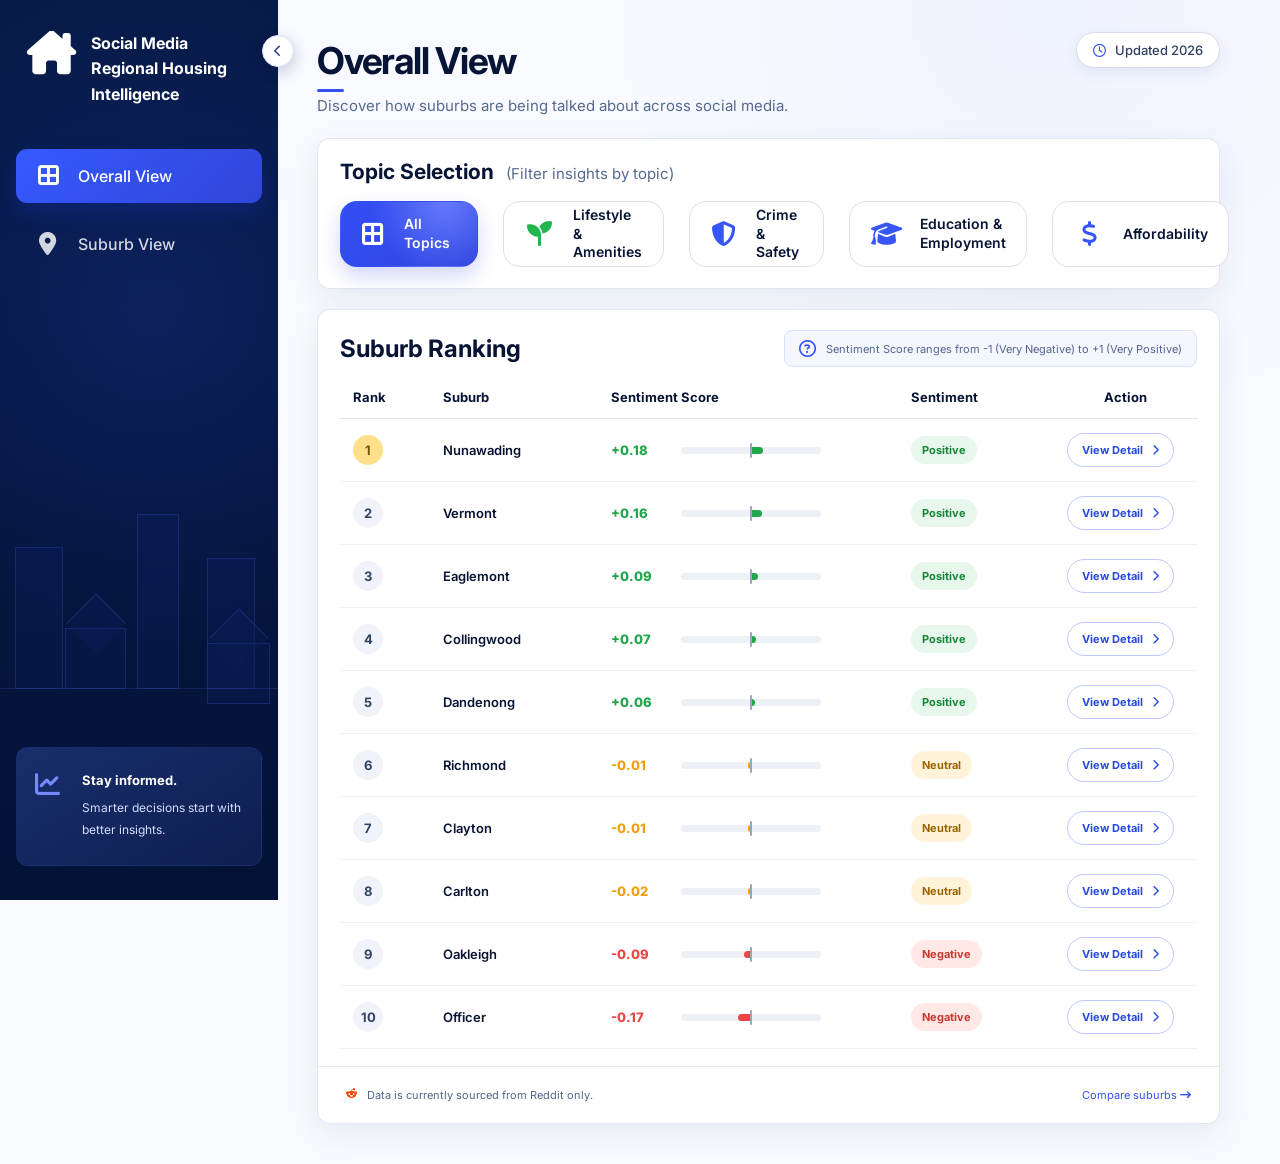
<file: docs/index.html>
<!doctype html>
<html lang="en">
  <head>
    <meta charset="UTF-8" />
    <meta name="viewport" content="width=device-width, initial-scale=1.0" />
    <title>Overall View - Regional Housing Intelligence</title>

    <link rel="preconnect" href="https://fonts.googleapis.com" />
    <link rel="preconnect" href="https://fonts.gstatic.com" crossorigin />
    <link
      href="https://fonts.googleapis.com/css2?family=Inter:wght@400;500;600;700;800&display=swap"
      rel="stylesheet"
    />
    <link
      rel="stylesheet"
      href="https://cdnjs.cloudflare.com/ajax/libs/font-awesome/6.7.2/css/all.min.css"
    />

    <link rel="stylesheet" href="styles.css" />
    <script src="script.js" defer></script>
  </head>

  <body data-page="overall">
    <div class="dashboard" id="dashboard">
      <aside class="sidebar" id="sidebar">
        <button
          class="sidebar-toggle"
          id="sidebarToggle"
          type="button"
          aria-label="Collapse sidebar"
          title="Collapse sidebar"
        >
          <i class="fa-solid fa-chevron-left"></i>
        </button>

        <a class="brand" href="index.html">
          <div class="brand-icon">
            <i class="fa-solid fa-house-chimney"></i>
          </div>

          <div class="brand-name">
            <span>Social Media</span>
            <span>Regional Housing</span>
            <span>Intelligence</span>
          </div>
        </a>

        <nav class="sidebar-nav">
          <a class="sidebar-link active" href="index.html" title="Overall View">
            <i class="fa-solid fa-border-all"></i>
            <span>Overall View</span>
          </a>

          <a class="sidebar-link" href="suburb.html" title="Suburb View">
            <i class="fa-solid fa-location-dot"></i>
            <span>Suburb View</span>
          </a>
        </nav>

        <div class="city-art" aria-hidden="true">
          <div class="building building-one"></div>
          <div class="building building-two"></div>
          <div class="building building-three"></div>
          <div class="house house-one"></div>
          <div class="house house-two"></div>
        </div>

        <div class="info-card">
          <i class="fa-solid fa-chart-line"></i>
          <div>
            <strong>Stay informed.</strong>
            <p>Smarter decisions start with better insights.</p>
          </div>
        </div>
      </aside>

      <main class="main-content">
        <header class="page-header">
          <div>
            <h1 class="page-title">Overall View</h1>
            <p>
              Discover how suburbs are being talked about across social media.
            </p>
          </div>

          <div class="header-actions">
            <div class="updated-badge">
              <i class="fa-regular fa-clock"></i>
              <span id="dataUpdated">Updated —</span>
            </div>
          </div>
        </header>

        <section class="card topic-section">
          <div class="section-title">
            <h2>Topic Selection</h2>
            <span>(Filter insights by topic)</span>
          </div>

          <div class="topic-list">
            <button
              class="topic-button selected"
              type="button"
              data-topic="all"
            >
              <i class="fa-solid fa-border-all"></i>
              <span>All Topics</span>
            </button>

            <button
              class="topic-button"
              type="button"
              data-topic="Lifestyle &amp; Amenities"
            >
              <i class="fa-solid fa-seedling green-icon"></i>
              <span>Lifestyle &amp;<br />Amenities</span>
            </button>

            <button
              class="topic-button"
              type="button"
              data-topic="Crime &amp; Safety"
            >
              <i class="fa-solid fa-shield-halved"></i>
              <span>Crime &amp;<br />Safety</span>
            </button>

            <button
              class="topic-button"
              type="button"
              data-topic="Education &amp; Employment"
            >
              <i class="fa-solid fa-graduation-cap"></i>
              <span>Education &amp;<br />Employment</span>
            </button>

            <button
              class="topic-button"
              type="button"
              data-topic="Affordability"
            >
              <i class="fa-solid fa-dollar-sign"></i>
              <span>Affordability</span>
            </button>
          </div>
        </section>

        <section class="card ranking-section">
          <div class="ranking-header">
            <h2>Suburb Ranking</h2>

            <div class="score-info">
              <i class="fa-regular fa-circle-question"></i>
              <span
                >Sentiment Score ranges from -1 (Very Negative) to +1 (Very
                Positive)</span
              >
            </div>
          </div>

          <div class="table-wrapper">
            <table>
              <thead>
                <tr>
                  <th>Rank</th>
                  <th>Suburb</th>
                  <th>Sentiment Score</th>
                  <th>Sentiment</th>
                  <th>Action</th>
                </tr>
              </thead>

              <tbody id="suburbTableBody">
                <tr>
                  <td colspan="5" class="loading-cell">Loading data...</td>
                </tr>
              </tbody>
            </table>
          </div>

          <div class="ranking-footer">
            <p>
              <i class="fa-brands fa-reddit-alien"></i>
              Data is currently sourced from Reddit only.
            </p>

            <a href="suburb.html">
              Compare suburbs
              <i class="fa-solid fa-arrow-right-long"></i>
            </a>
          </div>
        </section>
      </main>
    </div>
  </body>
</html>
</file>
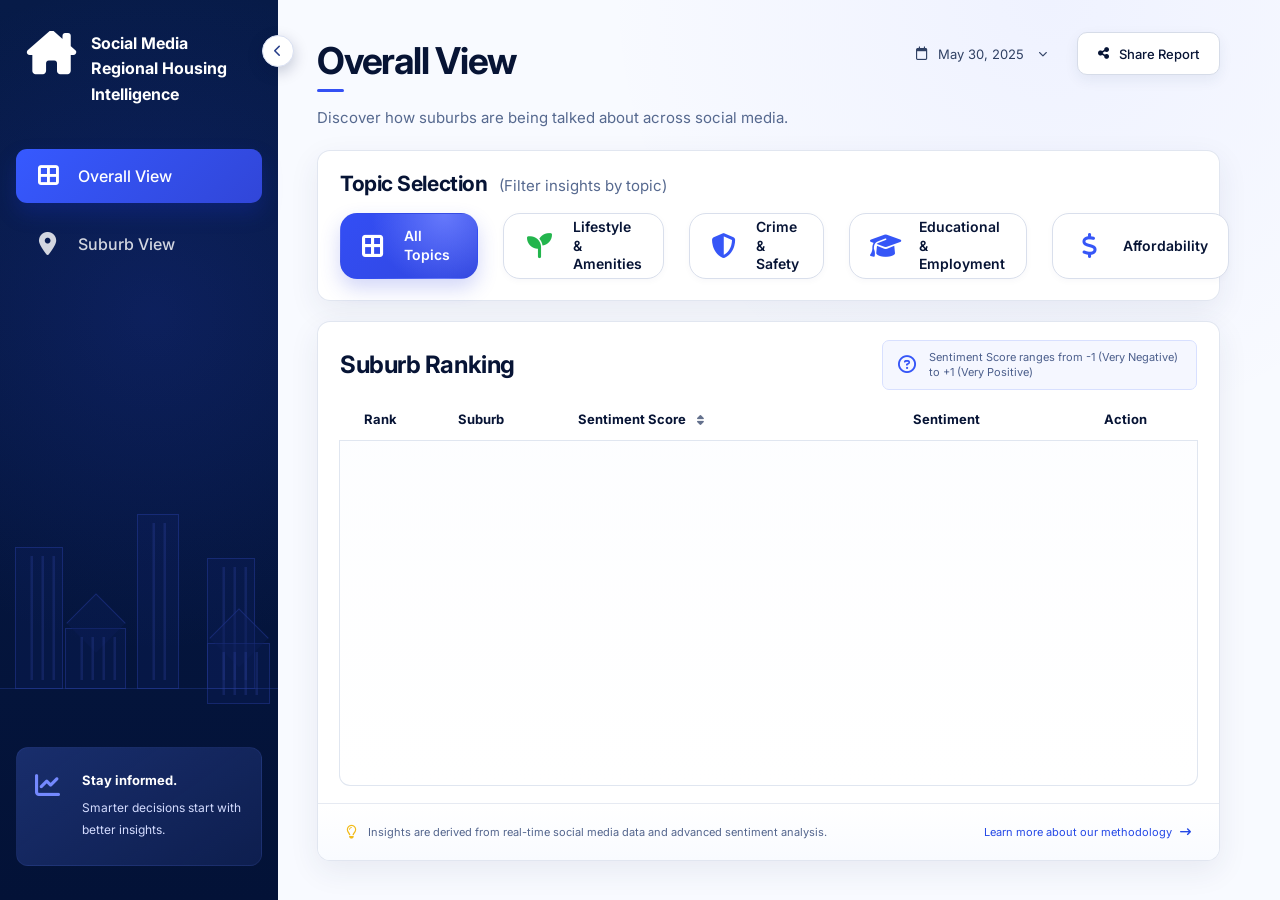
<file: webpage/index.html>
<!doctype html>
<html lang="en">
  <head>
    <meta charset="UTF-8" />
    <meta name="viewport" content="width=device-width, initial-scale=1.0" />
    <title>Regional Housing Intelligence</title>

    <link rel="preconnect" href="https://fonts.googleapis.com" />
    <link rel="preconnect" href="https://fonts.gstatic.com" crossorigin />
    <link
      href="https://fonts.googleapis.com/css2?family=Inter:wght@400;500;600;700;800&display=swap"
      rel="stylesheet"
    />
    <link
      rel="stylesheet"
      href="https://cdnjs.cloudflare.com/ajax/libs/font-awesome/6.7.2/css/all.min.css"
    />
    <link rel="stylesheet" href="styles.css" />
    <script src="script.js" defer></script>
  </head>
  <body>
    <div class="dashboard" id="dashboard">
      <aside class="sidebar" id="sidebar">
        <button
          class="sidebar-toggle"
          id="sidebarToggle"
          type="button"
          aria-label="Collapse sidebar"
          aria-controls="sidebar"
          aria-expanded="true"
          title="Collapse sidebar"
        >
          <i class="fa-solid fa-chevron-left"></i>
        </button>

        <a class="brand" href="#" aria-label="Dashboard home">
          <div class="brand-icon">
            <i class="fa-solid fa-house-chimney"></i>
          </div>

          <div class="brand-name">
            <span>Social Media</span>
            <span>Regional Housing</span>
            <span>Intelligence</span>
          </div>
        </a>

        <nav class="sidebar-nav" aria-label="Dashboard navigation">
          <a class="sidebar-link active" href="#" title="Overall View">
            <i class="fa-solid fa-border-all"></i>
            <span>Overall View</span>
          </a>

          <a class="sidebar-link" href="#" title="Suburb View">
            <i class="fa-solid fa-location-dot"></i>
            <span>Suburb View</span>
          </a>
        </nav>

        <div class="city-art" aria-hidden="true">
          <div class="building building-one"></div>
          <div class="building building-two"></div>
          <div class="building building-three"></div>
          <div class="house house-one"></div>
          <div class="house house-two"></div>
        </div>

        <a class="info-card" href="#">
          <i class="fa-solid fa-chart-line"></i>
          <div>
            <strong>Stay informed.</strong>
            <p>Smarter decisions start with better insights.</p>
          </div>
        </a>
      </aside>

      <main class="main-content">
        <header class="page-header">
          <div>
            <a class="page-title-link" href="#">
              <h1>Overall View</h1>
            </a>
            <p>
              Discover how suburbs are being talked about across social media.
            </p>
          </div>

          <div class="header-actions">
            <button class="date-button" type="button">
              <i class="fa-regular fa-calendar"></i>
              <span>May 30, 2025</span>
              <i class="fa-solid fa-chevron-down"></i>
            </button>

            <button class="share-button" type="button">
              <i class="fa-solid fa-share-nodes"></i>
              <span>Share Report</span>
            </button>
          </div>
        </header>

        <section class="card topic-section">
          <div class="section-title">
            <h2>Topic Selection</h2>
            <span>(Filter insights by topic)</span>
          </div>

          <div class="topic-list">
            <button class="topic-button selected" type="button">
              <i class="fa-solid fa-border-all"></i>
              <span>All Topics</span>
            </button>

            <button class="topic-button" type="button">
              <i class="fa-solid fa-seedling green-icon"></i>
              <span>Lifestyle &amp;<br />Amenities</span>
            </button>

            <button class="topic-button" type="button">
              <i class="fa-solid fa-shield-halved"></i>
              <span>Crime &amp;<br />Safety</span>
            </button>

            <button class="topic-button" type="button">
              <i class="fa-solid fa-graduation-cap"></i>
              <span>Educational &amp;<br />Employment</span>
            </button>

            <button class="topic-button" type="button">
              <i class="fa-solid fa-dollar-sign"></i>
              <span>Affordability</span>
            </button>
          </div>
        </section>

        <section class="card ranking-section">
          <div class="ranking-heading">
            <h2>Suburb Ranking</h2>

            <div class="score-note">
              <i class="fa-regular fa-circle-question"></i>
              <span>
                Sentiment Score ranges from -1 (Very Negative)<br />
                to +1 (Very Positive)
              </span>
            </div>
          </div>

          <div class="table-wrapper">
            <table>
              <thead>
                <tr>
                  <th>Rank</th>
                  <th>Suburb</th>
                  <th>
                    Sentiment Score
                    <i class="fa-solid fa-sort"></i>
                  </th>
                  <th>Sentiment</th>
                  <th>Action</th>
                </tr>
              </thead>

              <tbody>
                <tr class="empty-row">
                  <td colspan="5"></td>
                </tr>
              </tbody>
            </table>
          </div>

          <footer class="ranking-footer">
            <p>
              <i class="fa-regular fa-lightbulb"></i>
              Insights are derived from real-time social media data and advanced
              sentiment analysis.
            </p>

            <a href="#">
              Learn more about our methodology
              <i class="fa-solid fa-arrow-right-long"></i>
            </a>
          </footer>
        </section>
      </main>
    </div>
  </body>
</html>
</file>
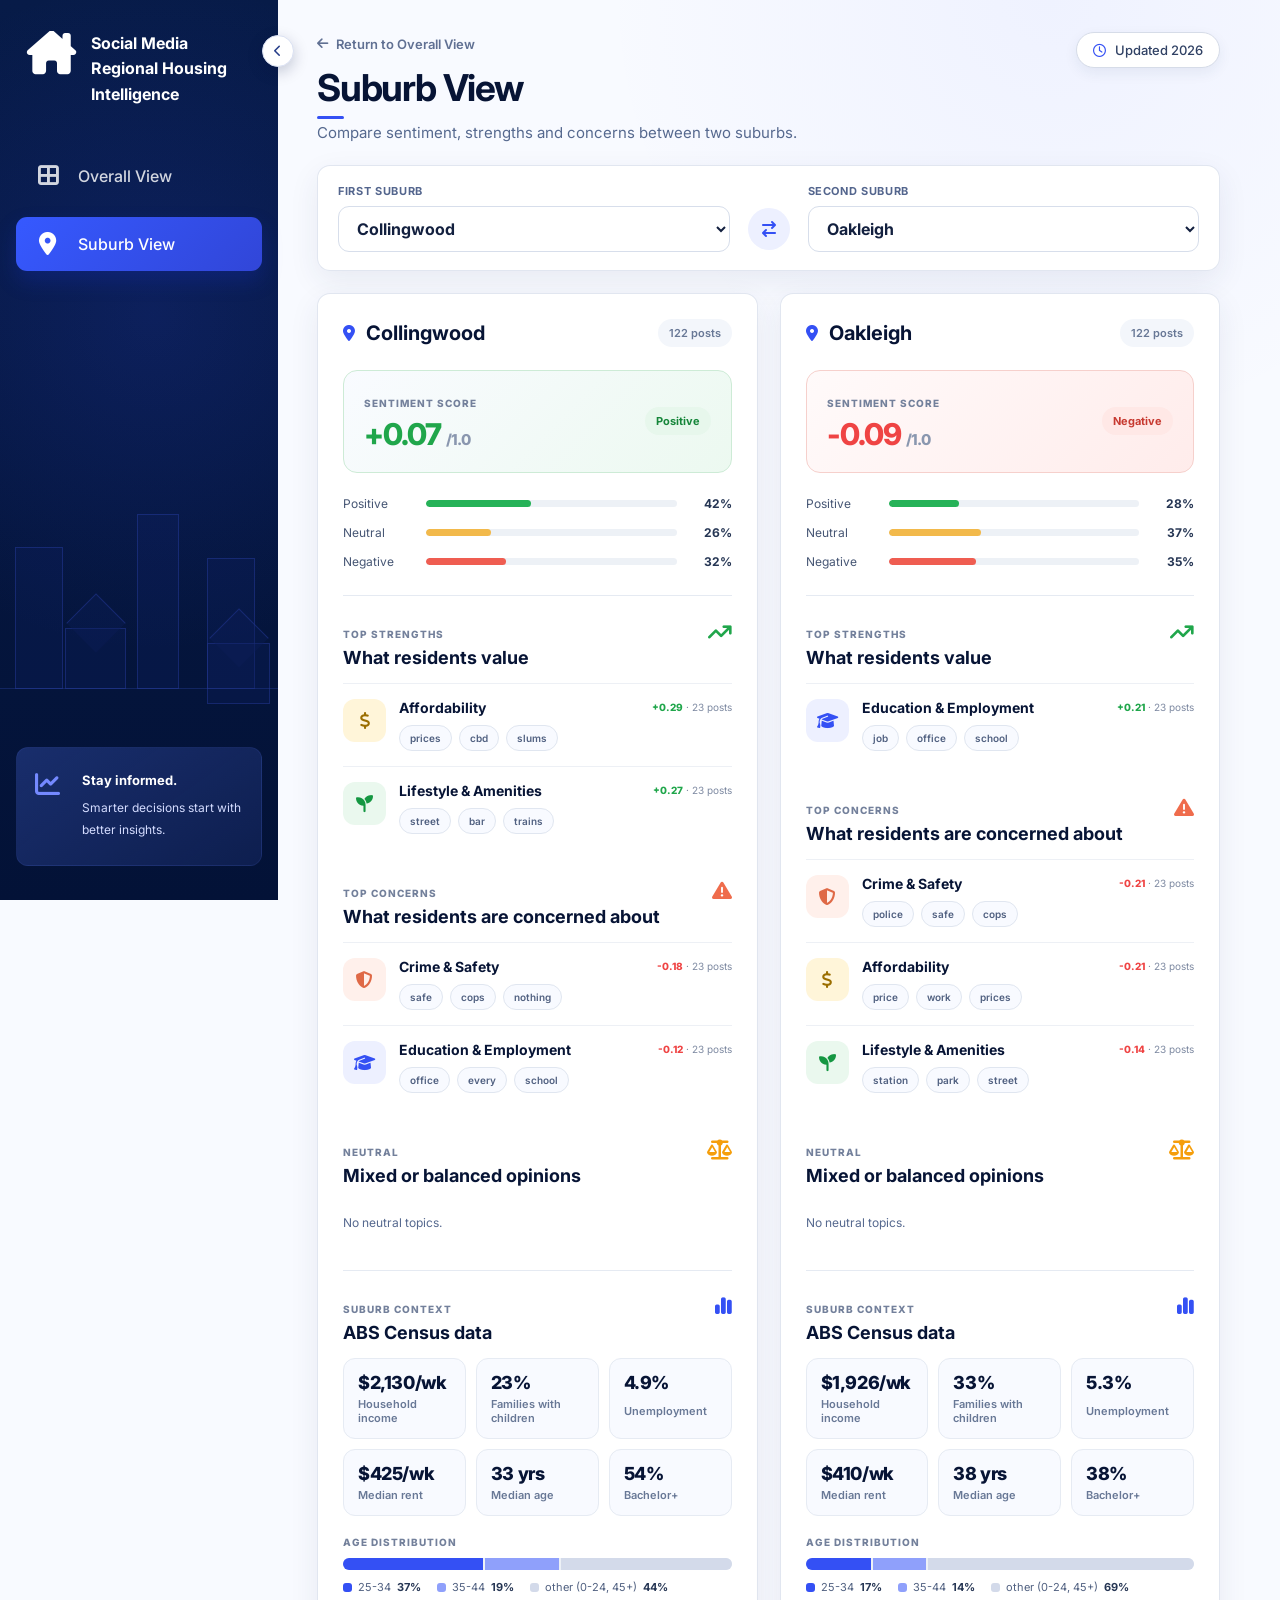
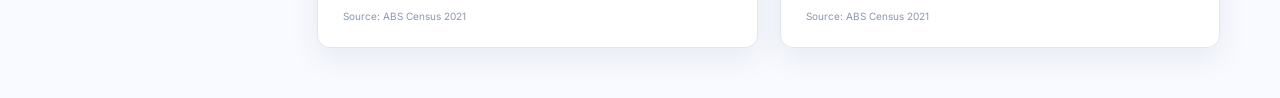
<file: docs/suburb.html>
<!doctype html>
<html lang="en">
  <head>
    <meta charset="UTF-8" />
    <meta name="viewport" content="width=device-width, initial-scale=1.0" />
    <title>Suburb View - Regional Housing Intelligence</title>

    <link rel="preconnect" href="https://fonts.googleapis.com" />
    <link rel="preconnect" href="https://fonts.gstatic.com" crossorigin />
    <link
      href="https://fonts.googleapis.com/css2?family=Inter:wght@400;500;600;700;800&display=swap"
      rel="stylesheet"
    />
    <link
      rel="stylesheet"
      href="https://cdnjs.cloudflare.com/ajax/libs/font-awesome/6.7.2/css/all.min.css"
    />

    <link rel="stylesheet" href="styles.css" />
    <script src="script.js" defer></script>
  </head>

  <body data-page="suburb">
    <div class="dashboard" id="dashboard">
      <aside class="sidebar" id="sidebar">
        <button
          class="sidebar-toggle"
          id="sidebarToggle"
          type="button"
          aria-label="Collapse sidebar"
          title="Collapse sidebar"
        >
          <i class="fa-solid fa-chevron-left"></i>
        </button>

        <a class="brand" href="index.html">
          <div class="brand-icon">
            <i class="fa-solid fa-house-chimney"></i>
          </div>

          <div class="brand-name">
            <span>Social Media</span>
            <span>Regional Housing</span>
            <span>Intelligence</span>
          </div>
        </a>

        <nav class="sidebar-nav">
          <a class="sidebar-link" href="index.html" title="Overall View">
            <i class="fa-solid fa-border-all"></i>
            <span>Overall View</span>
          </a>

          <a class="sidebar-link active" href="suburb.html" title="Suburb View">
            <i class="fa-solid fa-location-dot"></i>
            <span>Suburb View</span>
          </a>
        </nav>

        <div class="city-art" aria-hidden="true">
          <div class="building building-one"></div>
          <div class="building building-two"></div>
          <div class="building building-three"></div>
          <div class="house house-one"></div>
          <div class="house house-two"></div>
        </div>

        <div class="info-card">
          <i class="fa-solid fa-chart-line"></i>
          <div>
            <strong>Stay informed.</strong>
            <p>Smarter decisions start with better insights.</p>
          </div>
        </div>
      </aside>

      <main class="main-content suburb-page">
        <header class="suburb-page-header">
          <div>
            <a class="return-link" href="index.html">
              <i class="fa-solid fa-arrow-left"></i>
              Return to Overall View
            </a>

            <h1 class="page-title">Suburb View</h1>
            <p>
              Compare sentiment, strengths and concerns between two suburbs.
            </p>
          </div>

          <div class="updated-badge">
            <i class="fa-regular fa-clock"></i>
            <span id="dataUpdated">Updated —</span>
          </div>
        </header>

        <section class="comparison-controls card">
          <div class="comparison-control">
            <label for="leftSuburbSelect">First suburb</label>
            <select id="leftSuburbSelect"></select>
          </div>

          <button
            class="compare-icon"
            id="swapSuburbs"
            type="button"
            title="Swap suburbs"
            aria-label="Swap suburbs"
          >
            <i class="fa-solid fa-arrow-right-arrow-left"></i>
          </button>

          <div class="comparison-control">
            <label for="rightSuburbSelect">Second suburb</label>
            <select id="rightSuburbSelect"></select>
          </div>
        </section>

        <section class="suburb-comparison">
          <article class="suburb-detail-card" id="leftSuburbCard">
            <div class="loading-card">Loading suburb data...</div>
          </article>

          <article class="suburb-detail-card" id="rightSuburbCard">
            <div class="loading-card">Loading suburb data...</div>
          </article>
        </section>
      </main>
    </div>
  </body>
</html>
</file>
<file: docs/styles.css>
/* =========================================================
   BASE
========================================================= */

:root {
  --sidebar-width: 278px;
  --sidebar-collapsed-width: 86px;
  --navy: #071b48;
  --navy-dark: #031237;
  --text: #071435;
  --muted: #56698f;
  --blue: #3450f4;
  --blue-dark: #283ed4;
  --green: #20a64b;
  --orange: #f59e0b;
  --red: #ef4444;
  --border: #e0e6f0;
  --background: #f8faff;
  --white: #ffffff;
  --shadow: 0 10px 30px rgba(34, 51, 92, 0.08);
}

* {
  box-sizing: border-box;
}

html {
  min-width: 320px;
}

body {
  margin: 0;
  min-height: 100vh;
  color: var(--text);
  background:
    radial-gradient(
      circle at 82% 0%,
      rgba(71, 95, 255, 0.05),
      transparent 28rem
    ),
    var(--background);
  font-family: "Inter", Arial, sans-serif;
}

a {
  color: inherit;
  text-decoration: none;
}

button,
select,
a {
  font: inherit;
}

button {
  color: inherit;
}

.dashboard {
  display: grid;
  grid-template-columns: var(--sidebar-width) minmax(0, 1fr);
  min-height: 100vh;
  transition: grid-template-columns 0.28s ease;
}

.dashboard.sidebar-collapsed {
  grid-template-columns: var(--sidebar-collapsed-width) minmax(0, 1fr);
}

/* =========================================================
   SIDEBAR
========================================================= */

.sidebar {
  position: sticky;
  top: 0;
  display: flex;
  flex-direction: column;
  height: 100vh;
  min-width: 0;
  padding: 31px 16px 34px;
  color: white;
  background:
    radial-gradient(
      circle at 55% 35%,
      rgba(48, 73, 223, 0.17),
      transparent 21rem
    ),
    linear-gradient(180deg, var(--navy) 0%, var(--navy-dark) 100%);
  transition: padding 0.28s ease;
}

.sidebar-toggle {
  position: absolute;
  top: 35px;
  right: -16px;
  z-index: 20;
  display: grid;
  width: 32px;
  height: 32px;
  place-items: center;
  border: 1px solid #d9e0f2;
  border-radius: 50%;
  color: #263d89;
  background: white;
  box-shadow: 0 5px 15px rgba(5, 19, 61, 0.22);
  cursor: pointer;
}

.sidebar-toggle i {
  font-size: 12px;
  transition: transform 0.28s ease;
}

.brand {
  display: flex;
  align-items: flex-start;
  gap: 15px;
  min-height: 54px;
  padding: 0 11px;
  overflow: hidden;
  white-space: nowrap;
}

.brand-icon {
  width: 49px;
  flex: 0 0 49px;
  text-align: center;
  font-size: 44px;
  line-height: 1;
}

.brand-name {
  display: grid;
  gap: 5px;
  min-width: 170px;
  padding-top: 2px;
  font-size: 16px;
  font-weight: 700;
  line-height: 1.27;
}

.sidebar-nav {
  display: grid;
  gap: 14px;
  margin-top: 45px;
}

.sidebar-link {
  display: flex;
  align-items: center;
  gap: 18px;
  min-height: 54px;
  padding: 0 19px;
  overflow: hidden;
  border-radius: 11px;
  color: rgba(255, 255, 255, 0.82);
  white-space: nowrap;
  font-size: 16px;
  font-weight: 500;
}

.sidebar-link i {
  width: 25px;
  flex: 0 0 25px;
  text-align: center;
  font-size: 23px;
}

.sidebar-link:hover {
  color: white;
  background: rgba(78, 103, 255, 0.22);
}

.sidebar-link.active {
  color: white;
  background: linear-gradient(135deg, #3659ff, #3146d8);
  box-shadow: 0 10px 20px rgba(20, 47, 192, 0.28);
}

.city-art {
  position: absolute;
  right: 0;
  bottom: 187px;
  left: 0;
  height: 305px;
  overflow: hidden;
  opacity: 0.55;
  pointer-events: none;
}

.city-art::after {
  content: "";
  position: absolute;
  right: 0;
  bottom: 24px;
  left: 0;
  height: 1px;
  background: rgba(72, 97, 235, 0.4);
}

.building,
.house {
  position: absolute;
  bottom: 24px;
  border: 1px solid rgba(62, 87, 224, 0.5);
  background: rgba(20, 39, 112, 0.38);
}

.building-one {
  left: 15px;
  width: 48px;
  height: 142px;
}

.building-two {
  left: 137px;
  width: 42px;
  height: 175px;
}

.building-three {
  right: 23px;
  width: 48px;
  height: 131px;
}

.house {
  height: 61px;
}

.house::before {
  content: "";
  position: absolute;
  top: -27px;
  left: 50%;
  width: 41px;
  height: 41px;
  transform: translateX(-50%) rotate(45deg);
  border-top: 1px solid rgba(62, 87, 224, 0.5);
  border-left: 1px solid rgba(62, 87, 224, 0.5);
  background: rgba(20, 39, 112, 0.38);
}

.house-one {
  left: 65px;
  width: 61px;
}

.house-two {
  right: 8px;
  bottom: 9px;
  width: 63px;
}

.info-card {
  position: relative;
  z-index: 2;
  display: grid;
  grid-template-columns: 35px 1fr;
  gap: 12px;
  min-width: 0;
  margin-top: auto;
  padding: 24px 18px;
  overflow: hidden;
  border: 1px solid rgba(80, 104, 210, 0.12);
  border-radius: 12px;
  background: linear-gradient(
    145deg,
    rgba(43, 68, 150, 0.55),
    rgba(29, 48, 112, 0.42)
  );
  transition: opacity 0.12s ease;
  transition-delay: 0.28s;
}

.info-card > div {
  min-width: 0;
}

.info-card > i {
  color: #7489ff;
  font-size: 25px;
}

.info-card strong {
  display: block;
  margin-bottom: 9px;
  font-size: 13px;
}

.info-card p {
  margin: 0;
  color: #d4dcff;
  font-size: 12px;
  line-height: 1.85;
  white-space: normal;
}

.dashboard.sidebar-collapsed .sidebar {
  padding-left: 10px;
  padding-right: 10px;
}

.dashboard.sidebar-collapsed .brand {
  justify-content: center;
  padding: 0;
}

.dashboard.sidebar-collapsed .brand-name,
.dashboard.sidebar-collapsed .sidebar-link span {
  width: 0;
  min-width: 0;
  opacity: 0;
  pointer-events: none;
}

.dashboard.sidebar-collapsed .sidebar-link {
  justify-content: center;
  gap: 0;
  padding: 0;
}

.dashboard.sidebar-collapsed .sidebar-link i {
  width: 28px;
  flex-basis: 28px;
}

.dashboard.sidebar-collapsed .city-art,
.dashboard.sidebar-collapsed .info-card {
  opacity: 0;
  pointer-events: none;
  transition-delay: 0s;
}

.dashboard.sidebar-collapsed .sidebar-toggle i {
  transform: rotate(180deg);
}

/* =========================================================
   COMMON MAIN CONTENT
========================================================= */

.main-content {
  min-width: 0;
  padding: 32px 60px 40px 39px;
}

.page-header,
.suburb-page-header {
  display: flex;
  align-items: flex-start;
  justify-content: space-between;
  gap: 30px;
  margin-bottom: 23px;
}

.page-title {
  position: relative;
  margin: 10px 0 12px;
  font-size: clamp(31px, 3vw, 37px);
  line-height: 1;
  letter-spacing: -1.2px;
}

.page-title::after {
  content: "";
  position: absolute;
  left: 0;
  bottom: -13px;
  width: 27px;
  height: 3px;
  border-radius: 999px;
  background: var(--blue);
}

.page-header p,
.suburb-page-header p {
  margin: 17px 0 0;
  color: var(--muted);
  font-size: 15px;
}

.header-actions {
  display: flex;
  align-items: center;
  gap: 22px;
}

/* "Updated 2026" label – information only, not clickable */
.updated-badge {
  display: inline-flex;
  align-items: center;
  gap: 9px;
  padding: 9px 16px;
  border: 1px solid #d6dce8;
  border-radius: 999px;
  color: #304164;
  background: white;
  box-shadow: 0 5px 14px rgba(31, 52, 99, 0.07);
  font-size: 13px;
  font-weight: 500;
  white-space: nowrap;
  cursor: default;
}

.updated-badge i {
  color: var(--blue);
}

.card,
.suburb-detail-card {
  border: 1px solid rgba(220, 226, 238, 0.85);
  border-radius: 13px;
  background: rgba(255, 255, 255, 0.96);
  box-shadow: var(--shadow);
}

/* =========================================================
   OVERALL VIEW
========================================================= */

.topic-section {
  padding: 20px 22px 21px;
}

.section-title {
  display: flex;
  align-items: baseline;
  gap: 12px;
  margin-bottom: 17px;
}

.section-title h2,
.ranking-header h2 {
  margin: 0;
  font-size: 21px;
}

.section-title span {
  color: var(--muted);
  font-size: 15px;
}

.topic-list {
  display: grid;
  grid-template-columns: 1.05fr 1.13fr 1.15fr 1.15fr 1.16fr;
  gap: 25px;
}

.topic-button {
  display: flex;
  align-items: center;
  gap: 18px;
  min-height: 66px;
  padding: 0 20px;
  border: 1px solid #d9dfec;
  border-radius: 17px;
  background: white;
  cursor: pointer;
  text-align: left;
  font-size: 14px;
  font-weight: 600;
  line-height: 1.35;
  transition: 0.2s ease;
}

.topic-button i {
  width: 32px;
  color: #3656f7;
  text-align: center;
  font-size: 25px;
}

.topic-button .green-icon {
  color: #23b54d;
}

.topic-button:hover {
  transform: translateY(-2px);
  border-color: #aebcff;
  box-shadow: 0 9px 18px rgba(48, 70, 200, 0.11);
}

.topic-button.selected {
  color: white;
  border-color: transparent;
  background:
    radial-gradient(
      circle at 76% 0%,
      rgba(111, 129, 255, 0.85),
      transparent 60%
    ),
    linear-gradient(135deg, #334ef5, #3146de);
  box-shadow: 0 9px 20px rgba(49, 70, 223, 0.22);
}

.topic-button.selected i {
  color: white;
}

.ranking-section {
  margin-top: 20px;
  overflow: hidden;
}

.ranking-header {
  display: flex;
  align-items: center;
  justify-content: space-between;
  gap: 20px;
  padding: 20px 22px 8px;
}

.ranking-header h2 {
  font-size: 24px;
}

.score-info {
  display: flex;
  align-items: center;
  gap: 10px;
  max-width: 520px;
  padding: 9px 14px;
  border: 1px solid #d8e0ff;
  border-radius: 8px;
  color: #53658d;
  background: #f5f7ff;
  font-size: 11px;
}

.score-info i {
  color: var(--blue);
  font-size: 17px;
}

.table-wrapper {
  padding: 0 21px 17px;
  overflow-x: auto;
}

table {
  width: 100%;
  min-width: 850px;
  border-collapse: separate;
  border-spacing: 0;
}

thead th {
  height: 44px;
  padding: 0 14px;
  border-bottom: 1px solid var(--border);
  text-align: left;
  font-size: 13px;
}

thead th:first-child {
  width: 90px;
}

thead th:nth-child(3) {
  width: 300px;
}

thead th:last-child {
  width: 145px;
  text-align: center;
}

tbody td {
  padding: 14px;
  border-bottom: 1px solid #edf0f5;
  font-size: 13px;
}

.loading-cell {
  height: 260px;
  text-align: center;
  color: var(--muted);
}

.rank-badge {
  display: inline-grid;
  width: 30px;
  height: 30px;
  place-items: center;
  border-radius: 50%;
  color: #314265;
  background: #f0f3f9;
  font-weight: 700;
}

.rank-badge.top-rank {
  color: #745300;
  background: #ffe08a;
}

.suburb-name {
  font-weight: 600;
}

.score-display {
  display: flex;
  align-items: center;
  gap: 12px;
}

.score-number {
  min-width: 58px;
  font-weight: 800;
}

.score-number.positive {
  color: var(--green);
}

.score-number.negative {
  color: var(--red);
}

.score-number.neutral {
  color: var(--orange);
}

/* Centre-zero bar: the middle line marks 0.
   Negative scores extend left, positive scores extend right. */
.score-track {
  position: relative;
  width: 140px;
  height: 7px;
  border-radius: 999px;
  background: #edf1f6;
}

/* Middle (zero) marker */
.score-track::after {
  content: "";
  position: absolute;
  top: -4px;
  bottom: -4px;
  left: 50%;
  width: 2px;
  border-radius: 1px;
  background: #9aa6bf;
  transform: translateX(-50%);
}

.score-fill {
  position: absolute;
  top: 0;
  bottom: 0;
}

.score-fill.right {
  left: 50%;
  border-radius: 0 999px 999px 0;
}

.score-fill.left {
  right: 50%;
  border-radius: 999px 0 0 999px;
}

.score-fill.positive {
  background: var(--green);
}

.score-fill.negative {
  background: var(--red);
}

.score-fill.neutral {
  background: var(--orange);
}

.sentiment-pill {
  display: inline-flex;
  padding: 7px 11px;
  border-radius: 999px;
  font-size: 11px;
  font-weight: 700;
}

.sentiment-pill.positive {
  color: #16863a;
  background: #e7f7ec;
}

.sentiment-pill.neutral {
  color: #9a6500;
  background: #fff4da;
}

.sentiment-pill.negative {
  color: #c73930;
  background: #ffe8e6;
}

.view-detail-button {
  display: inline-flex;
  align-items: center;
  gap: 9px;
  padding: 9px 14px;
  border: 1px solid #bdc8ff;
  border-radius: 999px;
  color: #2849df;
  background: white;
  font-size: 11px;
  font-weight: 700;
}

.view-detail-button:hover {
  color: white;
  background: var(--blue);
}

.ranking-footer {
  display: flex;
  align-items: center;
  justify-content: space-between;
  gap: 20px;
  min-height: 57px;
  padding: 0 28px;
  border-top: 1px solid #e6eaf2;
  color: #53658d;
  font-size: 11px;
}

.ranking-footer p {
  display: flex;
  gap: 10px;
  margin: 0;
}

.ranking-footer p i {
  color: #ff4500;
}

.ranking-footer a {
  color: var(--blue);
}

/* =========================================================
   SUBURB VIEW
========================================================= */

.suburb-page {
  padding-bottom: 50px;
}

.return-link {
  display: inline-flex;
  align-items: center;
  gap: 8px;
  margin-bottom: 7px;
  color: #607093;
  font-size: 13px;
  font-weight: 600;
}

.return-link:hover {
  color: var(--blue);
}

.comparison-controls {
  display: grid;
  grid-template-columns: 1fr auto 1fr;
  align-items: end;
  gap: 18px;
  margin-bottom: 22px;
  padding: 18px 20px;
}

.comparison-control {
  display: grid;
  gap: 8px;
}

.comparison-control label {
  color: #53658d;
  font-size: 11px;
  font-weight: 700;
  text-transform: uppercase;
  letter-spacing: 0.06em;
}

.comparison-control select {
  width: 100%;
  min-height: 46px;
  padding: 0 14px;
  border: 1px solid #d7deeb;
  border-radius: 11px;
  color: #13203f;
  background: white;
  font-weight: 700;
  cursor: pointer;
}

.compare-icon {
  display: grid;
  width: 42px;
  height: 42px;
  place-items: center;
  margin-bottom: 2px;
  border: 0;
  border-radius: 50%;
  color: var(--blue);
  background: #edf0ff;
  cursor: pointer;
  transition:
    transform 0.25s ease,
    color 0.2s ease,
    background 0.2s ease;
}

.compare-icon:hover {
  color: white;
  background: var(--blue);
  transform: scale(1.08);
}

.compare-icon.swap-active {
  transform: rotate(180deg);
}

.suburb-comparison {
  display: grid;
  grid-template-columns: repeat(2, minmax(0, 1fr));
  gap: 22px;
}

.suburb-detail-card {
  min-width: 0;
  padding: 25px;
}

.loading-card {
  display: grid;
  min-height: 400px;
  place-items: center;
  color: var(--muted);
}

.suburb-card-header {
  display: flex;
  align-items: center;
  justify-content: space-between;
  gap: 15px;
}

.suburb-card-title {
  display: flex;
  align-items: center;
  gap: 11px;
}

.suburb-card-title i {
  color: var(--blue);
}

.suburb-card-title h2 {
  margin: 0;
  font-size: 20px;
}

.posts-badge {
  padding: 7px 11px;
  border-radius: 999px;
  color: #687896;
  background: #f3f6fb;
  font-size: 11px;
  font-weight: 600;
}

.score-summary {
  display: flex;
  align-items: center;
  justify-content: space-between;
  gap: 20px;
  margin-top: 23px;
  padding: 20px;
  border: 1px solid #e0e7f2;
  border-radius: 14px;
  background: linear-gradient(135deg, #f9fbff, #f6f8fc);
}

/* Tint follows the suburb's overall sentiment */
.score-summary.positive {
  border-color: #cdebd6;
  background: linear-gradient(135deg, #f9fbff, #ecf9f0);
}

.score-summary.neutral {
  border-color: #f6e2b5;
  background: linear-gradient(135deg, #fffdf7, #fff6e0);
}

.score-summary.negative {
  border-color: #f6d0cc;
  background: linear-gradient(135deg, #fffafa, #ffeceb);
}

.small-label {
  color: #73809b;
  font-size: 10px;
  font-weight: 800;
  letter-spacing: 1px;
  text-transform: uppercase;
}

.large-score {
  margin-top: 5px;
  font-size: 30px;
  font-weight: 800;
  letter-spacing: -1px;
}

.large-score.positive {
  color: var(--green);
}

.large-score.neutral {
  color: var(--orange);
}

.large-score.negative {
  color: var(--red);
}

.large-score small {
  color: #8a97af;
  font-size: 15px;
}

.meta-row {
  display: flex;
  flex-wrap: wrap;
  gap: 8px;
  margin-top: 12px;
}

.meta-chip {
  padding: 6px 9px;
  border-radius: 999px;
  color: #607093;
  background: #f4f6fa;
  font-size: 10px;
  font-weight: 600;
}

.sentiment-statistics {
  display: grid;
  gap: 14px;
  margin-top: 23px;
}

.sentiment-row {
  display: grid;
  grid-template-columns: 70px minmax(80px, 1fr) 42px;
  align-items: center;
  gap: 13px;
  color: #465674;
  font-size: 12px;
}

.sentiment-row strong {
  text-align: right;
  color: #263654;
}

.progress-bar {
  height: 7px;
  overflow: hidden;
  border-radius: 999px;
  background: #edf1f6;
}

.progress-value {
  height: 100%;
  border-radius: inherit;
}

.progress-positive {
  background: #26b258;
}

.progress-neutral {
  background: #f2b94b;
}

.progress-negative {
  background: #ef5d51;
}

.card-divider {
  height: 1px;
  margin: 26px 0;
  background: #e5eaf2;
}

.insight-group {
  margin-top: 10px;
}

.insight-group.concerns {
  margin-top: 32px;
}

.insight-heading {
  display: flex;
  justify-content: space-between;
  gap: 20px;
  margin-bottom: 15px;
}

.insight-heading h3 {
  margin: 5px 0 0;
  font-size: 18px;
}

.strength-heading-icon {
  color: var(--green);
  font-size: 21px;
}

.concern-heading-icon {
  color: #ef6c4c;
  font-size: 20px;
}

.insight-item {
  display: grid;
  grid-template-columns: 43px 1fr;
  gap: 13px;
  padding: 15px 0;
  border-top: 1px solid #edf0f5;
}

.insight-icon {
  display: flex;
  align-items: center;
  justify-content: center;
  width: 43px;
  height: 43px;
  border-radius: 12px;
  font-size: 17px;
}

.insight-icon.green {
  color: #159742;
  background: #eaf8ee;
}

.insight-icon.blue {
  color: var(--blue);
  background: #edf0ff;
}

.insight-icon.orange {
  color: #df6946;
  background: #fff0eb;
}

.insight-icon.gold {
  color: #9b6e00;
  background: #fff5d9;
}

.insight-title {
  display: flex;
  align-items: center;
  justify-content: space-between;
  gap: 15px;
}

.insight-title strong {
  font-size: 14px;
}

.insight-title > span {
  color: #7d89a1;
  font-size: 10px;
  white-space: nowrap;
}

.keywords {
  display: flex;
  flex-wrap: wrap;
  gap: 7px;
  margin-top: 9px;
}

.keywords span {
  padding: 6px 10px;
  border: 1px solid #e0e6f0;
  border-radius: 999px;
  color: #516181;
  background: #f8faff;
  font-size: 10px;
  font-weight: 600;
}

.empty-insight {
  padding: 14px 0;
  color: var(--muted);
  font-size: 12px;
}

/* =========================================================
   SUBURB CONTEXT (ABS CENSUS)
========================================================= */

.context-heading-icon {
  color: var(--blue);
  font-size: 19px;
}

.context-grid {
  display: grid;
  grid-template-columns: repeat(3, minmax(0, 1fr));
  gap: 10px;
}

.context-stat {
  display: grid;
  gap: 4px;
  padding: 13px 14px;
  border: 1px solid #e6ebf3;
  border-radius: 12px;
  background: #f8faff;
}

.context-stat strong {
  font-size: 18px;
  font-weight: 800;
  letter-spacing: -0.4px;
  color: var(--text);
}

.context-stat span {
  color: #687896;
  font-size: 11px;
  font-weight: 600;
  line-height: 1.3;
}

.age-distribution {
  display: grid;
  gap: 10px;
  margin-top: 20px;
}

.age-bar {
  display: flex;
  gap: 2px;
  height: 12px;
  overflow: hidden;
  border-radius: 999px;
  background: #edf1f6;
}

.age-segment {
  height: 100%;
}

.age-segment-1 {
  background: #3450f4;
}

.age-segment-2 {
  background: #8fa0fb;
}

.age-segment-3 {
  background: #d3daea;
}

.age-legend {
  display: flex;
  flex-wrap: wrap;
  gap: 8px 16px;
  color: #516181;
  font-size: 11px;
}

.age-legend-item {
  display: inline-flex;
  align-items: center;
  gap: 6px;
}

.age-legend-item strong {
  color: #263654;
}

.age-swatch {
  width: 9px;
  height: 9px;
  border-radius: 3px;
}

.context-source {
  margin: 16px 0 0;
  color: #8a97af;
  font-size: 10px;
}

/* =========================================================
   RESPONSIVE
========================================================= */

@media (max-width: 1150px) {
  .main-content {
    padding-right: 28px;
  }

  .topic-list {
    gap: 12px;
  }

  .topic-button {
    gap: 10px;
    padding: 0 14px;
  }

  .suburb-comparison {
    grid-template-columns: 1fr;
  }
}

@media (max-width: 900px) {
  .dashboard,
  .dashboard.sidebar-collapsed {
    display: block;
  }

  .sidebar {
    position: relative;
    height: auto;
    min-height: 100px;
    padding: 20px;
  }

  .sidebar-toggle {
    top: auto;
    right: 18px;
    bottom: -16px;
  }

  .sidebar-nav {
    grid-template-columns: repeat(2, 1fr);
    margin-top: 22px;
  }

  .city-art,
  .info-card {
    display: none;
  }

  .dashboard.sidebar-collapsed .sidebar-nav {
    display: none;
  }

  .dashboard.sidebar-collapsed .brand {
    justify-content: flex-start;
  }

  .dashboard.sidebar-collapsed .brand-name {
    width: auto;
    min-width: 170px;
    opacity: 1;
  }

  .main-content {
    padding: 32px 20px 40px;
  }

  .topic-list {
    grid-template-columns: repeat(2, 1fr);
  }

  .topic-button:first-child {
    grid-column: 1 / -1;
  }
}

@media (max-width: 680px) {
  .page-header,
  .suburb-page-header,
  .ranking-header,
  .ranking-footer {
    align-items: flex-start;
    flex-direction: column;
  }

  .header-actions {
    width: 100%;
    justify-content: space-between;
  }

  .topic-list {
    grid-template-columns: 1fr;
  }

  .topic-button:first-child {
    grid-column: auto;
  }

  .comparison-controls {
    grid-template-columns: 1fr;
  }

  .compare-icon {
    transform: rotate(90deg);
  }

  .suburb-detail-card {
    padding: 18px;
  }

  .context-grid {
    grid-template-columns: repeat(2, minmax(0, 1fr));
  }

  .score-summary {
    align-items: flex-start;
    flex-direction: column;
  }

  .insight-title {
    align-items: flex-start;
    flex-direction: column;
    gap: 5px;
  }

  .ranking-footer {
    padding: 17px 28px;
  }
}

/* =========================================================
   NEUTRAL, NOT DISCUSSED & TOPIC SCORES
   (kept outside any @media block so they apply on all screens)
========================================================= */

/* Suburb View: neutral group */
.insight-group.neutral-group {
  margin-top: 32px;
}

.neutral-heading-icon {
  color: var(--orange);
  font-size: 20px;
}

/* Topic score next to the post count */
.insight-score {
  font-weight: 800;
}

.insight-score.positive {
  color: var(--green);
}

.insight-score.neutral {
  color: var(--orange);
}

.insight-score.negative {
  color: var(--red);
}

/* Suburb View: not discussed (same card as strengths/concerns, faded) */
.insight-group.not-discussed-group {
  margin-top: 32px;
}

.not-discussed-heading-icon {
  color: #a3aec4;
  font-size: 20px;
}

.not-discussed-item {
  opacity: 0.6;
}

.not-discussed-item .insight-icon {
  filter: grayscale(1);
}

.not-discussed-item .keywords span {
  font-style: italic;
}

/* Overall View: unranked rows */
.row-not-discussed td {
  background: #fafbfd;
}

.row-not-discussed .suburb-name {
  color: #8a97af;
}

.rank-badge.muted {
  color: #a3aec4;
  background: transparent;
  border: 1px dashed #d3daea;
}

.score-number.not-discussed {
  color: #a3aec4;
}

.sentiment-pill.not-discussed {
  color: #8a97af;
  background: #f3f6fb;
  border: 1px dashed #d3daea;
}
</file>
<file: webpage/styles.css>
:root {
  --sidebar-width: 278px;
  --sidebar-collapsed-width: 86px;
  --navy: #071b48;
  --navy-dark: #031237;
  --text: #071435;
  --muted: #56698f;
  --blue: #3450f4;
  --border: #e0e6f0;
  --background: #f8faff;
  --white: #ffffff;
  --shadow: 0 10px 30px rgba(34, 51, 92, 0.08);
}

* {
  box-sizing: border-box;
}

html {
  min-width: 320px;
  background: var(--background);
}

body {
  margin: 0;
  min-height: 100vh;
  color: var(--text);
  background:
    radial-gradient(
      circle at 82% 0%,
      rgba(71, 95, 255, 0.05),
      transparent 28rem
    ),
    var(--background);
  font-family: "Inter", Arial, sans-serif;
}

a {
  color: inherit;
  text-decoration: none;
}

button,
a {
  font: inherit;
}

button {
  color: inherit;
}

.dashboard {
  display: grid;
  grid-template-columns: var(--sidebar-width) minmax(0, 1fr);
  min-height: 100vh;
  transition: grid-template-columns 0.28s ease;
}

.dashboard.sidebar-collapsed {
  grid-template-columns: var(--sidebar-collapsed-width) minmax(0, 1fr);
}

/* Sidebar */
.sidebar {
  position: sticky;
  top: 0;
  display: flex;
  flex-direction: column;
  height: 100vh;
  min-width: 0;
  padding: 31px 16px 34px;
  color: var(--white);
  background:
    radial-gradient(
      circle at 55% 35%,
      rgba(48, 73, 223, 0.17),
      transparent 21rem
    ),
    linear-gradient(180deg, var(--navy) 0%, var(--navy-dark) 100%);
  transition: padding 0.28s ease;
}

.sidebar-toggle {
  position: absolute;
  z-index: 20;
  top: 35px;
  right: -16px;
  display: grid;
  width: 32px;
  height: 32px;
  place-items: center;
  border: 1px solid #d9e0f2;
  border-radius: 50%;
  color: #263d89;
  background: #ffffff;
  box-shadow: 0 5px 15px rgba(5, 19, 61, 0.22);
  cursor: pointer;
  transition:
    color 0.2s ease,
    transform 0.2s ease,
    box-shadow 0.2s ease;
}

.sidebar-toggle:hover {
  color: var(--blue);
  transform: scale(1.06);
  box-shadow: 0 7px 18px rgba(5, 19, 61, 0.3);
}

.sidebar-toggle i {
  font-size: 12px;
  transition: transform 0.28s ease;
}

.brand {
  display: flex;
  align-items: flex-start;
  gap: 15px;
  min-height: 54px;
  padding: 0 11px;
  overflow: hidden;
  border-radius: 12px;
  white-space: nowrap;
  transition:
    justify-content 0.28s ease,
    padding 0.28s ease,
    background 0.2s ease;
}

.brand:hover {
  background: rgba(255, 255, 255, 0.05);
}

.brand-icon {
  width: 49px;
  flex: 0 0 49px;
  text-align: center;
  font-size: 44px;
  line-height: 1;
}

.brand-name {
  display: grid;
  gap: 5px;
  min-width: 170px;
  padding-top: 2px;
  opacity: 1;
  font-size: 16px;
  font-weight: 700;
  line-height: 1.27;
  transition:
    opacity 0.18s ease,
    transform 0.28s ease;
}

.sidebar-nav {
  display: grid;
  gap: 14px;
  margin-top: 45px;
}

.sidebar-link {
  display: flex;
  align-items: center;
  gap: 18px;
  min-height: 54px;
  padding: 0 19px;
  overflow: hidden;
  border-radius: 11px;
  color: rgba(255, 255, 255, 0.82);
  white-space: nowrap;
  font-size: 16px;
  font-weight: 500;
  transition:
    gap 0.28s ease,
    padding 0.28s ease,
    background 0.2s ease,
    color 0.2s ease,
    transform 0.2s ease;
}

.sidebar-link i {
  width: 25px;
  flex: 0 0 25px;
  text-align: center;
  font-size: 23px;
}

.sidebar-link span {
  opacity: 1;
  transition:
    opacity 0.18s ease,
    transform 0.28s ease;
}

.sidebar-link:hover {
  color: #ffffff;
  background: rgba(78, 103, 255, 0.22);
}

.sidebar-link.active {
  color: #ffffff;
  background: linear-gradient(135deg, #3659ff, #3146d8);
  box-shadow: 0 10px 20px rgba(20, 47, 192, 0.28);
}

.city-art {
  position: absolute;
  right: 0;
  bottom: 187px;
  left: 0;
  height: 305px;
  overflow: hidden;
  opacity: 0.55;
  pointer-events: none;
  transition: opacity 0.18s ease;
}

.city-art::after {
  content: "";
  position: absolute;
  right: 0;
  bottom: 24px;
  left: 0;
  height: 1px;
  background: rgba(72, 97, 235, 0.4);
}

.building,
.house {
  position: absolute;
  bottom: 24px;
  border: 1px solid rgba(62, 87, 224, 0.5);
  background: rgba(20, 39, 112, 0.38);
}

.building::after,
.house::after {
  content: "";
  position: absolute;
  inset: 8px 6px;
  background: repeating-linear-gradient(
    90deg,
    transparent 0 8px,
    rgba(68, 91, 218, 0.35) 9px 11px
  );
}

.building-one {
  left: 15px;
  width: 48px;
  height: 142px;
}

.building-two {
  left: 137px;
  width: 42px;
  height: 175px;
}

.building-three {
  right: 23px;
  width: 48px;
  height: 131px;
}

.house {
  height: 61px;
}

.house::before {
  content: "";
  position: absolute;
  top: -27px;
  left: 50%;
  width: 41px;
  height: 41px;
  transform: translateX(-50%) rotate(45deg);
  border-top: 1px solid rgba(62, 87, 224, 0.5);
  border-left: 1px solid rgba(62, 87, 224, 0.5);
  background: rgba(20, 39, 112, 0.38);
}

.house-one {
  left: 65px;
  width: 61px;
}

.house-two {
  right: 8px;
  bottom: 9px;
  width: 63px;
}

.info-card {
  position: relative;
  z-index: 2;
  display: grid;
  grid-template-columns: 35px 1fr;
  gap: 12px;
  min-width: 220px;
  margin-top: auto;
  padding: 24px 18px;
  overflow: hidden;
  border: 1px solid rgba(80, 104, 210, 0.12);
  border-radius: 12px;
  background: linear-gradient(
    145deg,
    rgba(43, 68, 150, 0.55),
    rgba(29, 48, 112, 0.42)
  );
  opacity: 1;
  transition:
    opacity 0.18s ease,
    transform 0.28s ease;
}

.info-card:hover {
  transform: translateY(-2px);
}

.info-card > i {
  padding-top: 1px;
  color: #7489ff;
  font-size: 25px;
}

.info-card strong {
  display: block;
  margin-bottom: 9px;
  font-size: 13px;
}

.info-card p {
  margin: 0;
  color: #d4dcff;
  font-size: 12px;
  line-height: 1.85;
}

/* Collapsed sidebar */
.dashboard.sidebar-collapsed .sidebar {
  padding-right: 10px;
  padding-left: 10px;
}

.dashboard.sidebar-collapsed .brand {
  justify-content: center;
  padding: 0;
}

.dashboard.sidebar-collapsed .brand-name,
.dashboard.sidebar-collapsed .sidebar-link span {
  width: 0;
  min-width: 0;
  opacity: 0;
  transform: translateX(-12px);
  pointer-events: none;
}

.dashboard.sidebar-collapsed .sidebar-link {
  justify-content: center;
  gap: 0;
  padding: 0;
}

.dashboard.sidebar-collapsed .sidebar-link i {
  width: 28px;
  flex-basis: 28px;
}

.dashboard.sidebar-collapsed .city-art,
.dashboard.sidebar-collapsed .info-card {
  opacity: 0;
  pointer-events: none;
}

.dashboard.sidebar-collapsed .sidebar-toggle i {
  transform: rotate(180deg);
}

/* Main content */
.main-content {
  min-width: 0;
  padding: 32px 60px 35px 39px;
}

.page-header {
  display: flex;
  align-items: flex-start;
  justify-content: space-between;
  gap: 30px;
  margin-bottom: 23px;
}

.page-title-link {
  display: inline-block;
}

.page-title-link h1 {
  position: relative;
  margin: 10px 0 12px;
  font-size: clamp(31px, 3vw, 37px);
  line-height: 1;
  letter-spacing: -1.2px;
}

.page-title-link h1::after {
  content: "";
  position: absolute;
  bottom: -13px;
  left: 0;
  width: 27px;
  height: 3px;
  border-radius: 999px;
  background: var(--blue);
  transition: width 0.2s ease;
}

.page-title-link:hover h1::after {
  width: 100%;
}

.page-header p {
  margin: 17px 0 0;
  color: var(--muted);
  font-size: 15px;
}

.header-actions {
  display: flex;
  align-items: center;
  gap: 22px;
}

.date-button,
.share-button {
  display: inline-flex;
  align-items: center;
  justify-content: center;
  border: 0;
  cursor: pointer;
}

.date-button {
  gap: 11px;
  min-height: 42px;
  padding: 0 8px;
  color: #304164;
  background: transparent;
  font-size: 13px;
}

.date-button i:last-child {
  margin-left: 3px;
  font-size: 9px;
}

.share-button {
  gap: 10px;
  min-height: 43px;
  padding: 0 20px;
  border: 1px solid #d6dce8;
  border-radius: 10px;
  background: #ffffff;
  box-shadow: 0 5px 14px rgba(31, 52, 99, 0.07);
  font-size: 13px;
  font-weight: 500;
}

.date-button:hover,
.share-button:hover {
  color: var(--blue);
}

.card {
  border: 1px solid rgba(220, 226, 238, 0.85);
  border-radius: 13px;
  background: rgba(255, 255, 255, 0.96);
  box-shadow: var(--shadow);
}

.topic-section {
  padding: 20px 22px 21px;
}

.section-title {
  display: flex;
  align-items: baseline;
  gap: 12px;
  margin-bottom: 17px;
}

.section-title h2,
.ranking-heading h2 {
  margin: 0;
  font-size: 21px;
  letter-spacing: -0.45px;
}

.section-title span {
  color: var(--muted);
  font-size: 15px;
}

.topic-list {
  display: grid;
  grid-template-columns: 1.05fr 1.13fr 1.15fr 1.15fr 1.16fr;
  gap: 25px;
}

.topic-button {
  display: flex;
  align-items: center;
  gap: 18px;
  min-height: 66px;
  padding: 0 20px;
  border: 1px solid #d9dfec;
  border-radius: 17px;
  background: #ffffff;
  cursor: pointer;
  box-shadow: 0 2px 7px rgba(24, 43, 89, 0.03);
  text-align: left;
  font-size: 14px;
  font-weight: 600;
  line-height: 1.35;
  transition:
    transform 0.2s ease,
    border-color 0.2s ease,
    box-shadow 0.2s ease;
}

.topic-button i {
  width: 32px;
  color: #3656f7;
  text-align: center;
  font-size: 25px;
}

.topic-button .green-icon {
  color: #23b54d;
}

.topic-button:hover {
  border-color: #aebcff;
  box-shadow: 0 9px 18px rgba(48, 70, 200, 0.11);
  transform: translateY(-2px);
}

.topic-button:active {
  transform: translateY(0);
}

.topic-button.selected {
  color: #ffffff;
  border-color: transparent;
  background:
    radial-gradient(
      circle at 76% 0%,
      rgba(111, 129, 255, 0.85),
      transparent 60%
    ),
    linear-gradient(135deg, #334ef5, #3146de);
  box-shadow: 0 9px 20px rgba(49, 70, 223, 0.22);
}

.topic-button.selected i {
  color: #ffffff;
}

.ranking-section {
  margin-top: 20px;
  overflow: hidden;
}

.ranking-heading {
  display: flex;
  align-items: center;
  justify-content: space-between;
  gap: 24px;
  padding: 18px 22px 8px;
}

.ranking-heading h2 {
  font-size: 24px;
}

.score-note {
  display: flex;
  align-items: center;
  gap: 13px;
  min-width: 315px;
  padding: 9px 15px;
  border: 1px solid #d8e0ff;
  border-radius: 7px;
  color: #4c5f8c;
  background: #f5f7ff;
  font-size: 11px;
  line-height: 1.35;
}

.score-note i {
  color: #3656f7;
  font-size: 18px;
}

.table-wrapper {
  padding: 0 21px 17px;
  overflow-x: auto;
}

table {
  width: 100%;
  min-width: 850px;
  border-collapse: separate;
  border-spacing: 0;
}

thead th {
  height: 43px;
  padding: 0 14px;
  border-bottom: 1px solid var(--border);
  text-align: left;
  font-size: 13px;
  font-weight: 700;
}

thead th:first-child {
  width: 105px;
  padding-left: 25px;
}

thead th:nth-child(3) {
  width: 335px;
}

thead th:last-child {
  width: 145px;
  text-align: center;
}

thead th i {
  margin-left: 8px;
  color: #64718d;
  font-size: 11px;
}

.empty-row td {
  height: 345px;
  border-right: 1px solid var(--border);
  border-bottom: 1px solid var(--border);
  border-left: 1px solid var(--border);
  border-radius: 0 0 11px 11px;
  background: linear-gradient(
    180deg,
    rgba(248, 250, 255, 0.32),
    rgba(255, 255, 255, 0.98)
  );
}

.ranking-footer {
  display: flex;
  align-items: center;
  justify-content: space-between;
  gap: 22px;
  min-height: 57px;
  padding: 0 28px;
  border-top: 1px solid #e6eaf2;
  color: #53658d;
  background: linear-gradient(180deg, #ffffff, #f9fbff);
  font-size: 11px;
}

.ranking-footer p {
  display: flex;
  align-items: center;
  gap: 11px;
  margin: 0;
}

.ranking-footer p i {
  color: #f2bb19;
  font-size: 14px;
}

.ranking-footer a {
  color: #2448e6;
}

.ranking-footer a:hover {
  text-decoration: underline;
}

.ranking-footer a i {
  margin-left: 5px;
}

@media (max-width: 1200px) {
  .main-content {
    padding-right: 28px;
  }

  .topic-list {
    gap: 12px;
  }

  .topic-button {
    gap: 10px;
    padding: 0 14px;
  }
}

@media (max-width: 900px) {
  .dashboard,
  .dashboard.sidebar-collapsed {
    display: block;
  }

  .sidebar {
    position: relative;
    height: auto;
    min-height: 104px;
    padding: 20px;
  }

  .sidebar-toggle {
    top: auto;
    right: 18px;
    bottom: -16px;
  }

  .sidebar-nav {
    grid-template-columns: repeat(2, minmax(0, 1fr));
    margin-top: 22px;
  }

  .city-art,
  .info-card {
    display: none;
  }

  .dashboard.sidebar-collapsed .sidebar {
    height: 86px;
    min-height: 86px;
    padding: 16px 70px 16px 18px;
  }

  .dashboard.sidebar-collapsed .sidebar-nav {
    display: none;
  }

  .dashboard.sidebar-collapsed .brand {
    justify-content: flex-start;
  }

  .dashboard.sidebar-collapsed .brand-name {
    width: auto;
    min-width: 170px;
    opacity: 1;
    transform: none;
  }

  .main-content {
    padding: 32px 20px 35px;
  }

  .topic-list {
    grid-template-columns: repeat(2, minmax(0, 1fr));
  }

  .topic-button:first-child {
    grid-column: 1 / -1;
  }
}

@media (max-width: 680px) {
  .page-header,
  .ranking-heading,
  .ranking-footer {
    align-items: flex-start;
    flex-direction: column;
  }

  .header-actions {
    width: 100%;
    justify-content: space-between;
    gap: 8px;
  }

  .share-button {
    padding-inline: 14px;
  }

  .topic-list {
    grid-template-columns: 1fr;
  }

  .topic-button:first-child {
    grid-column: auto;
  }

  .score-note {
    width: 100%;
    min-width: 0;
  }

  .ranking-footer {
    padding-block: 17px;
  }
}
</file>
